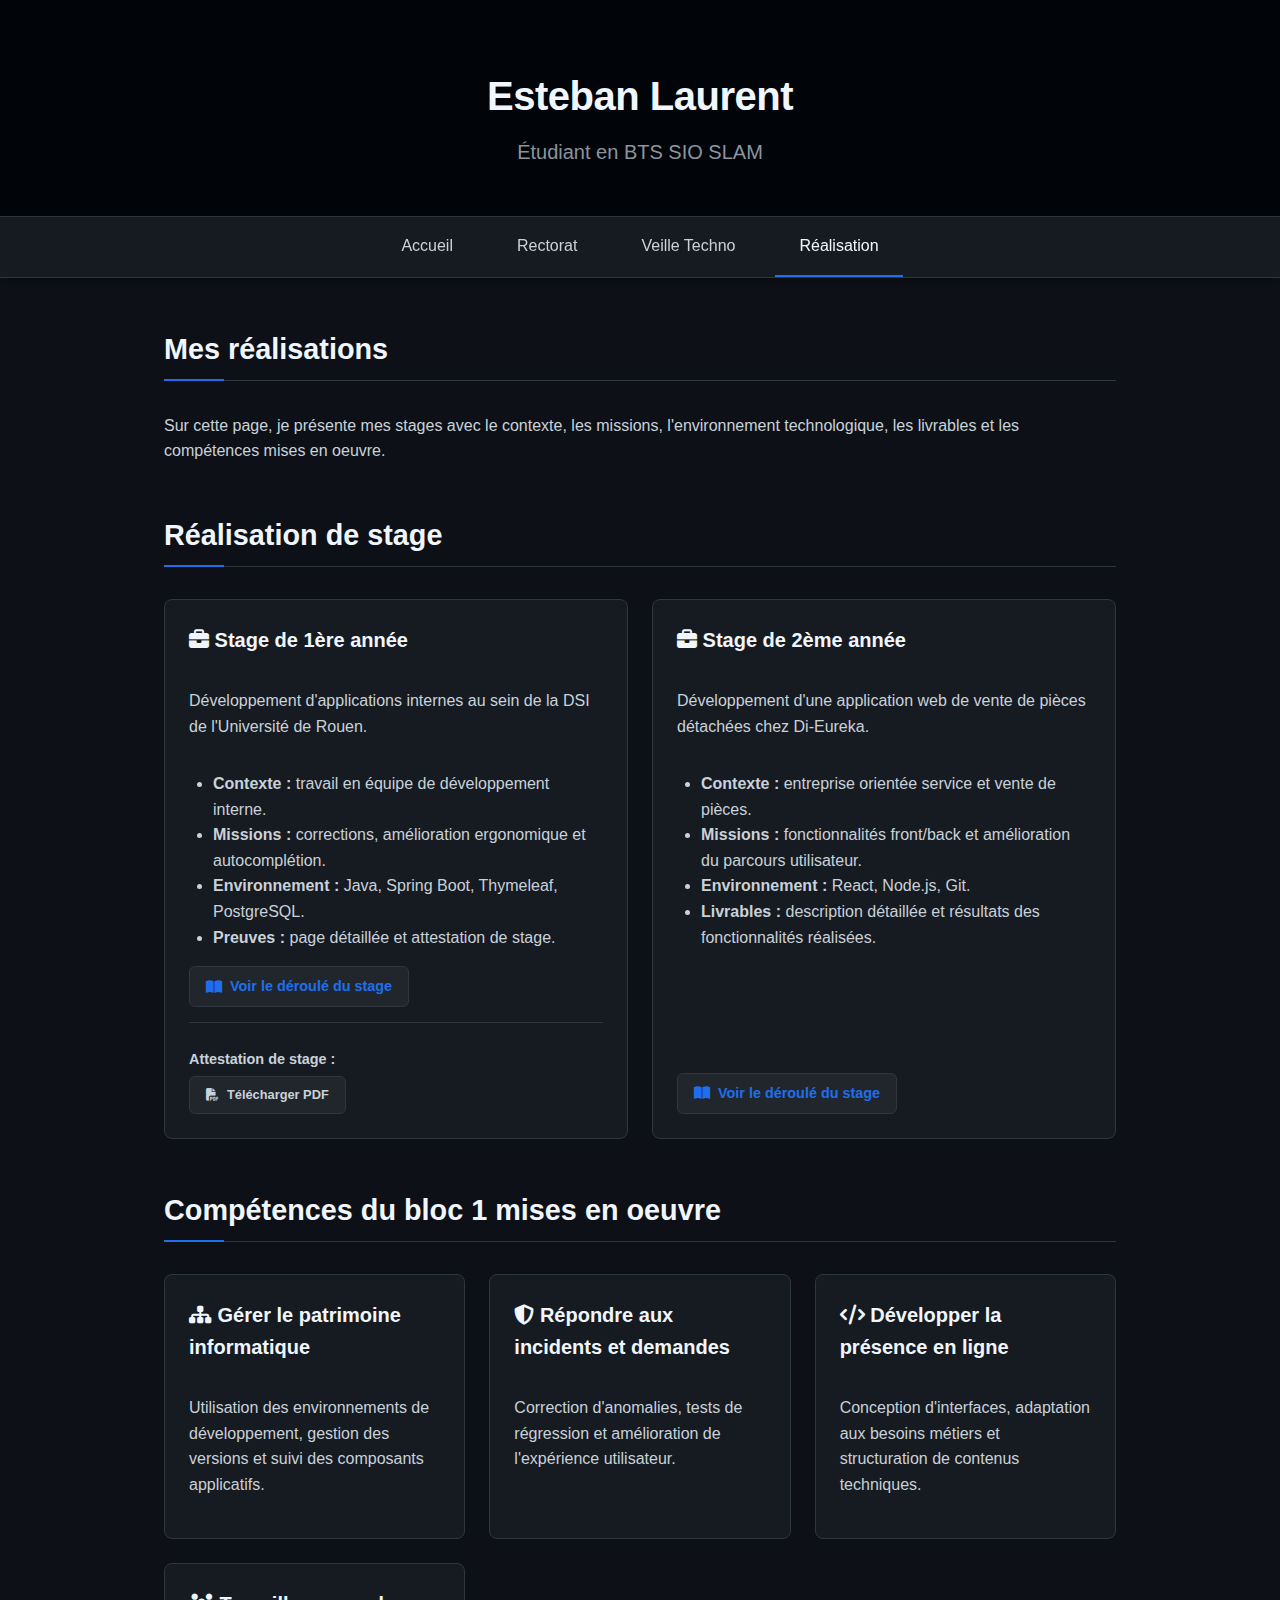
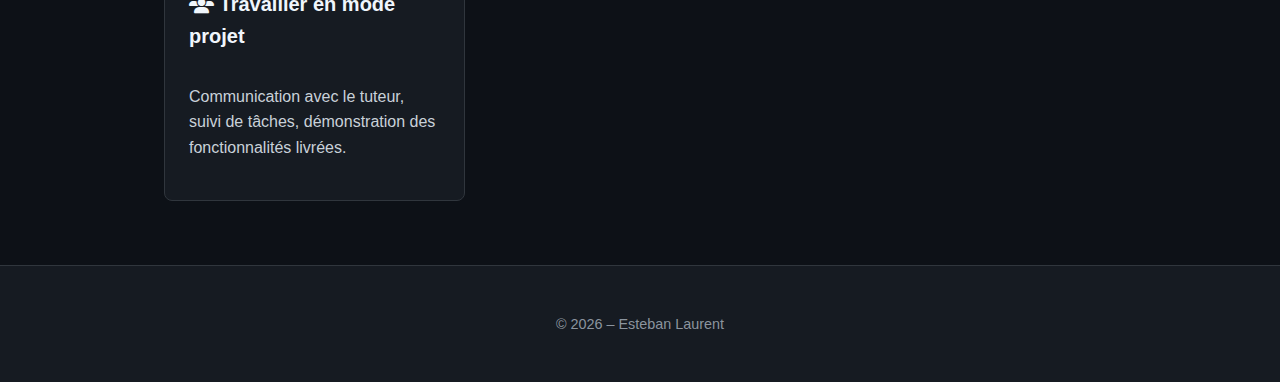
<file: realisations.html>
<!DOCTYPE html>
<html lang="fr">
<head>
  <meta charset="UTF-8" />
  <meta name="viewport" content="width=device-width, initial-scale=1" />
  <title>Réalisations – Esteban Laurent</title>
  <link href="Style.css" rel="stylesheet" />
  <link rel="stylesheet" href="https://cdnjs.cloudflare.com/ajax/libs/font-awesome/6.5.0/css/all.min.css">
  <script src="script.js" defer></script>
</head>
<body>

<header>
  <h1>Esteban Laurent</h1>
  <p>Étudiant en BTS SIO SLAM</p>
</header>

<nav class="navbar">
  <ul class="navbar-nav">
    <li class="nav-item"><a class="nav-link" href="index.html">Accueil</a></li>
    <li class="nav-item"><a class="nav-link" href="rectorats.html">Rectorat</a></li>
    <li class="nav-item"><a class="nav-link" href="veille.html">Veille Techno</a></li>
    <li class="nav-item"><a class="nav-link active" href="realisations.html">Réalisation</a></li>
  </ul>
</nav>

<section id="intro">
  <h2>Mes réalisations</h2>
  <p>Sur cette page, je présente mes stages avec le contexte, les missions, l'environnement technologique, les livrables et les compétences mises en oeuvre.</p>
</section>

<section id="stages">
  <h2>Réalisation de stage</h2>
  <div class="stages-container">

    <!-- Stage 1ère année -->
    <div class="card stage-card">
      <h3><i class="fas fa-briefcase"></i> Stage de 1ère année</h3>
      <p>Développement d'applications internes au sein de la DSI de l'Université de Rouen.</p>
      <ul class="rubric-list">
        <li><strong>Contexte :</strong> travail en équipe de développement interne.</li>
        <li><strong>Missions :</strong> corrections, amélioration ergonomique et autocomplétion.</li>
        <li><strong>Environnement :</strong> Java, Spring Boot, Thymeleaf, PostgreSQL.</li>
        <li><strong>Preuves :</strong> page détaillée et attestation de stage.</li>
      </ul>
      
      <div style="margin-top: auto;">
        <a href="stage1.html" class="btn-certif">
            <i class="fas fa-book-open"></i> Voir le déroulé du stage
        </a>
        
        <div class="attestation" style="margin-top: 15px; border-top: 1px solid var(--border-color); padding-top: 10px;">
            <p style="font-size: 0.9em; font-weight: bold; margin-bottom: 5px;">Attestation de stage :</p>
            <a href="docs/Stage/ELA_Attestation_De_Stage_signed.pdf" target="_blank" class="btn-certif" style="background-color: #21262d; color: var(--text-color) !important; font-size: 0.8em;">
            <i class="fas fa-file-pdf"></i> Télécharger PDF
            </a>
        </div>
      </div>
    </div>

    <!-- Stage 2ème année (Non renseigné, placeholder) -->
    <div class="card stage-card">
      <h3><i class="fas fa-briefcase"></i> Stage de 2ème année</h3>
      <p>Développement d'une application web de vente de pièces détachées chez Di-Eureka.</p>
      <ul class="rubric-list">
        <li><strong>Contexte :</strong> entreprise orientée service et vente de pièces.</li>
        <li><strong>Missions :</strong> fonctionnalités front/back et amélioration du parcours utilisateur.</li>
        <li><strong>Environnement :</strong> React, Node.js, Git.</li>
        <li><strong>Livrables :</strong> description détaillée et résultats des fonctionnalités réalisées.</li>
      </ul>
      
      <div style="margin-top: auto;">
        <a href="stage2.html" class="btn-certif">
            <i class="fas fa-book-open"></i> Voir le déroulé du stage
        </a>
      </div>
    </div>

  </div>
</section>

<section id="competences-b1">
  <h2>Compétences du bloc 1 mises en oeuvre</h2>
  <div class="card-container">
    <div class="card">
      <h3><i class="fas fa-sitemap"></i> Gérer le patrimoine informatique</h3>
      <p>Utilisation des environnements de développement, gestion des versions et suivi des composants applicatifs.</p>
    </div>
    <div class="card">
      <h3><i class="fas fa-shield-alt"></i> Répondre aux incidents et demandes</h3>
      <p>Correction d'anomalies, tests de régression et amélioration de l'expérience utilisateur.</p>
    </div>
    <div class="card">
      <h3><i class="fas fa-code"></i> Développer la présence en ligne</h3>
      <p>Conception d'interfaces, adaptation aux besoins métiers et structuration de contenus techniques.</p>
    </div>
    <div class="card">
      <h3><i class="fas fa-users"></i> Travailler en mode projet</h3>
      <p>Communication avec le tuteur, suivi de tâches, démonstration des fonctionnalités livrées.</p>
    </div>
  </div>
</section>

<footer>
  <p>&copy; 2026 – Esteban Laurent</p>
</footer>

</body>
</html>
</file>
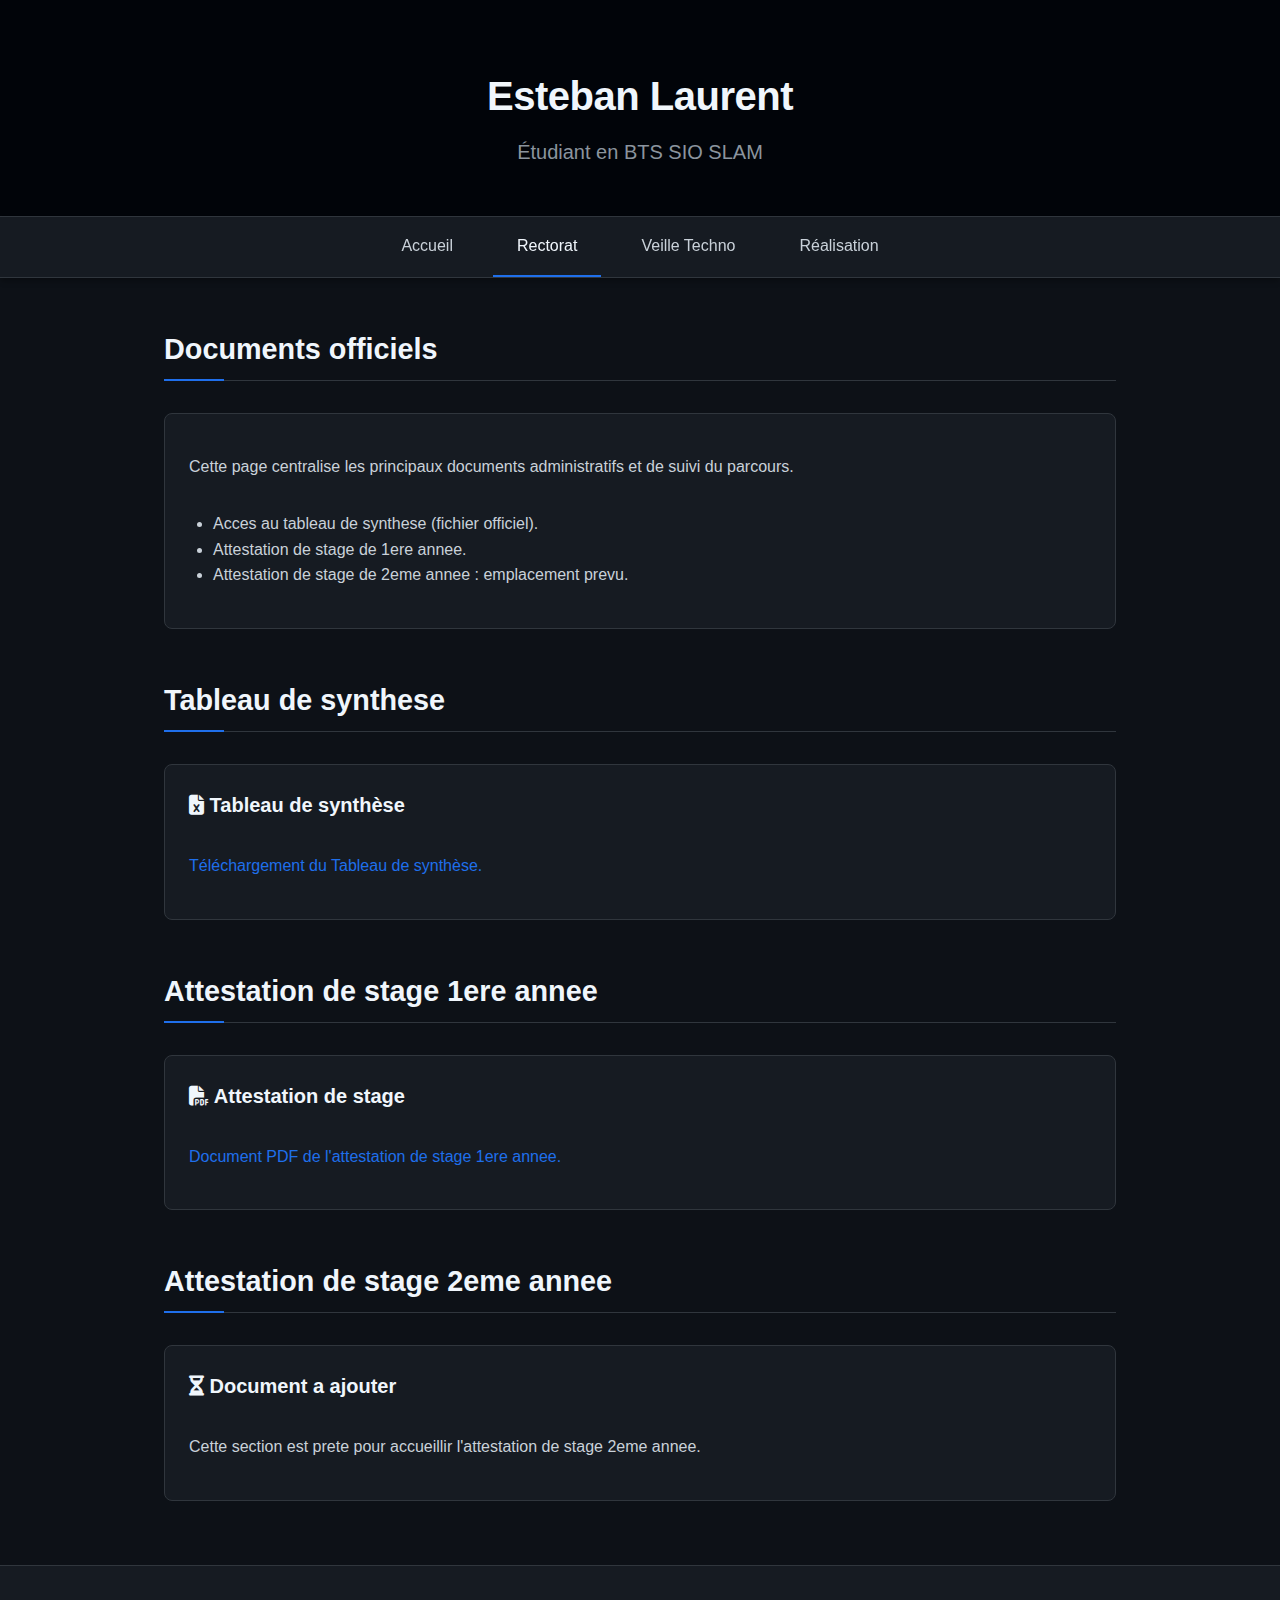
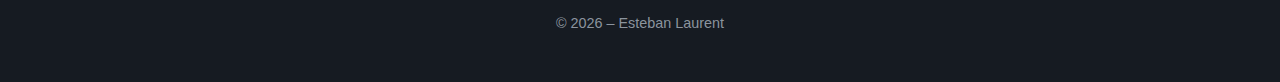
<file: rectorats.html>
<!DOCTYPE html>
<html lang="fr">
<head>
  <meta charset="UTF-8" />
  <meta name="viewport" content="width=device-width, initial-scale=1" />
  <title>Rectorat – Esteban Laurent</title>
  <link href="Style.css" rel="stylesheet" />
  <link rel="stylesheet" href="https://cdnjs.cloudflare.com/ajax/libs/font-awesome/6.5.0/css/all.min.css">
  <script src="script.js" defer></script>
</head>
<body>

<header>
  <h1>Esteban Laurent</h1>
  <p>Étudiant en BTS SIO SLAM</p>
</header>

<nav class="navbar">
  <ul class="navbar-nav">
    <li class="nav-item"><a class="nav-link" href="index.html">Accueil</a></li>
    <li class="nav-item"><a class="nav-link active" href="rectorats.html">Rectorat</a></li>
    <li class="nav-item"><a class="nav-link" href="veille.html">Veille Techno</a></li>
    <li class="nav-item"><a class="nav-link" href="realisations.html">Réalisation</a></li>
  </ul>
</nav>

<section id="controle-portfolio">
  <h2>Documents officiels</h2>
  <div class="card" style="margin-bottom: 1.5rem;">
    <p>Cette page centralise les principaux documents administratifs et de suivi du parcours.</p>
    <ul>
      <li>Acces au tableau de synthese (fichier officiel).</li>
      <li>Attestation de stage de 1ere annee.</li>
      <li>Attestation de stage de 2eme annee : emplacement prevu.</li>
    </ul>
  </div>
</section>

<section id="synthese">
  <h2>Tableau de synthese</h2>
  <div class="card-container">
    <a href="docs/ELA_TableauDeSyntheses.xlsx" target="_blank" class="card">
      <h3><i class="fas fa-file-excel"></i> Tableau de synthèse</h3>
      <p>Téléchargement du Tableau de synthèse.</p>
    </a>
  </div>
</section>

<section id="attestation-1a">
  <h2>Attestation de stage 1ere annee</h2>
  <div class="card-container">
    <a href="docs/Stage/ELA_Attestation_De_Stage_signed.pdf" target="_blank" class="card">
      <h3><i class="fas fa-file-pdf"></i> Attestation de stage</h3>
      <p>Document PDF de l'attestation de stage 1ere annee.</p>
    </a>
  </div>
</section>

<section id="attestation-2a">
  <h2>Attestation de stage 2eme annee</h2>
  <div class="card-container">
    <div class="card card-muted">
      <h3><i class="fas fa-hourglass-half"></i> Document a ajouter</h3>
      <p>Cette section est prete pour accueillir l'attestation de stage 2eme annee.</p>
    </div>
  </div>
</section>



<footer>
  <p>&copy; 2026 – Esteban Laurent</p>
</footer>

</body>
</html>
</file>
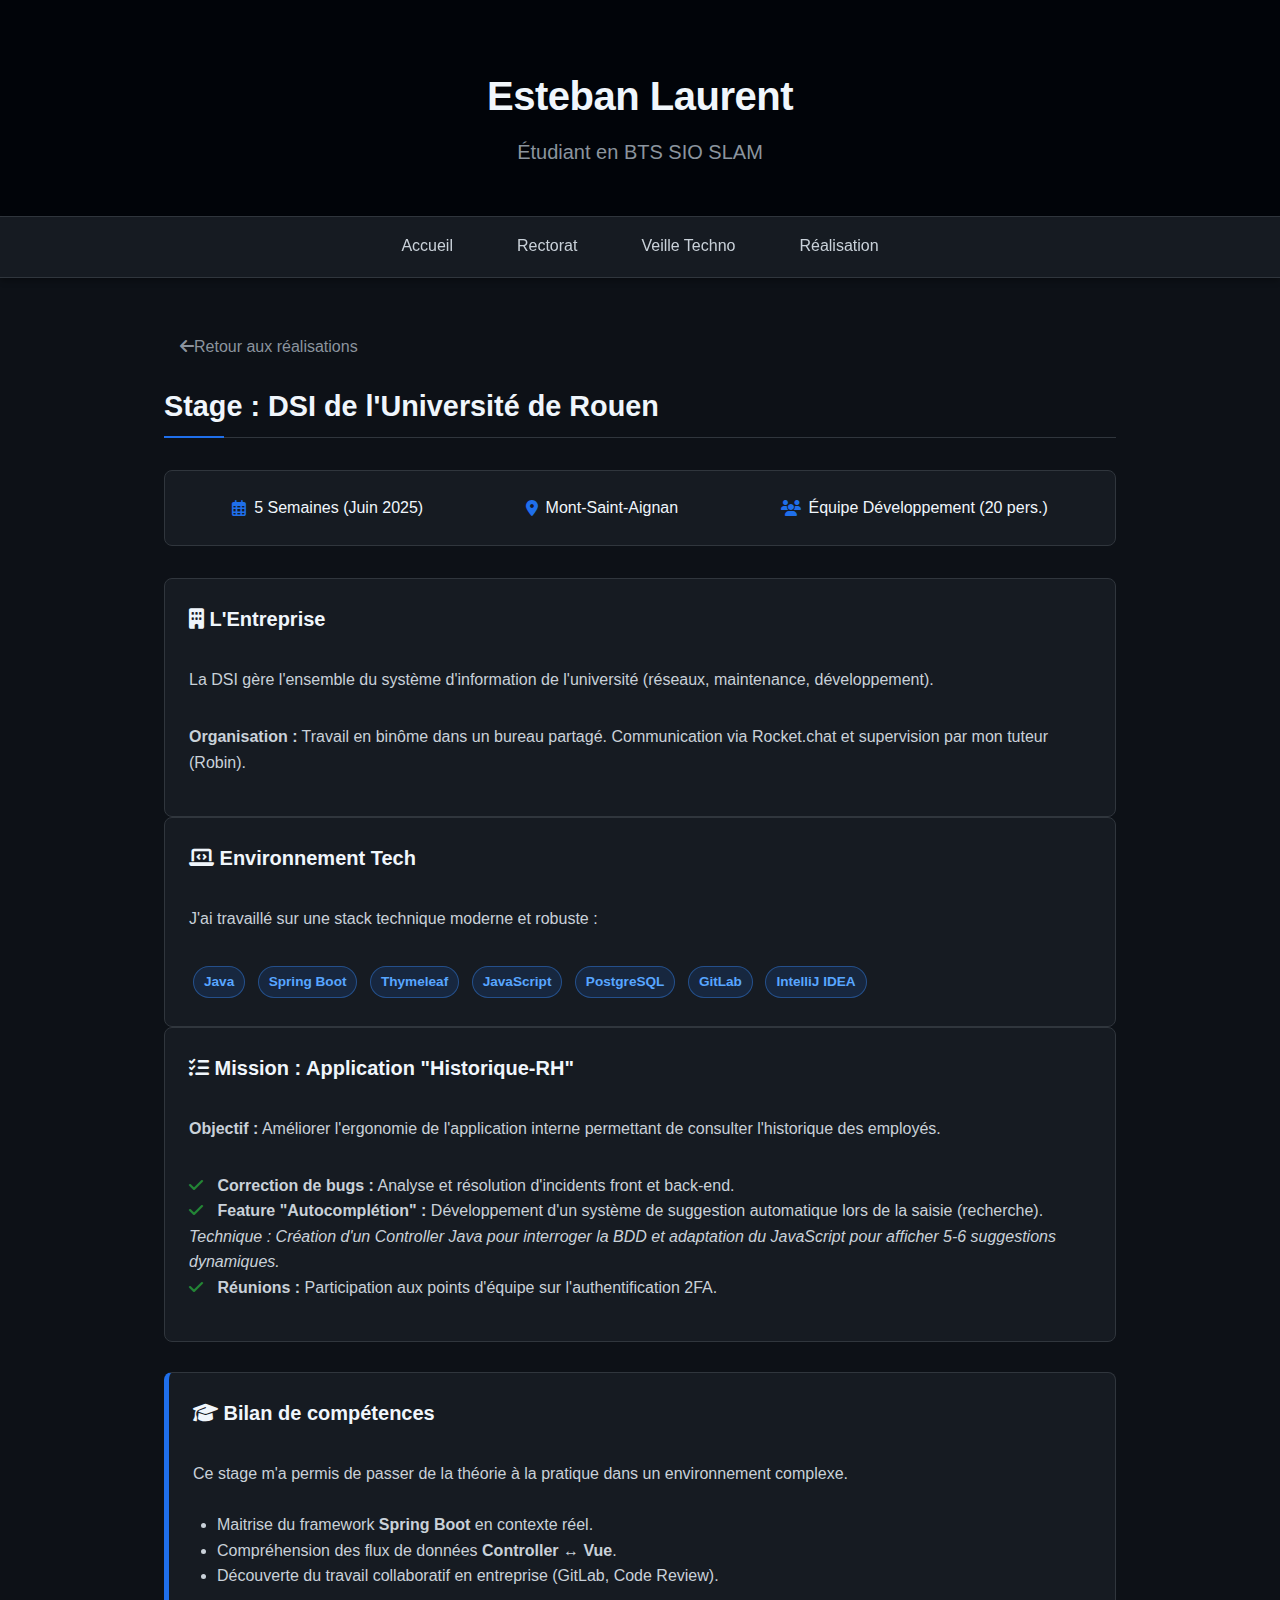
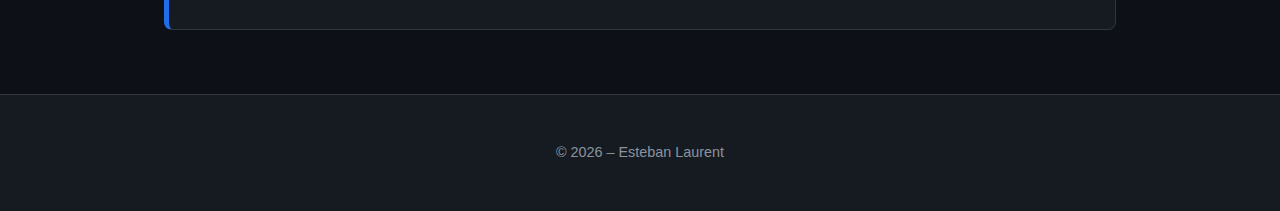
<file: stage1.html>
<!DOCTYPE html>
<html lang="fr">
<head>
  <meta charset="UTF-8" />
  <meta name="viewport" content="width=device-width, initial-scale=1" />
  <title>Stage DSI – Esteban Laurent</title>
  <link href="Style.css" rel="stylesheet" />
  <link rel="stylesheet" href="https://cdnjs.cloudflare.com/ajax/libs/font-awesome/6.5.0/css/all.min.css">
  <script src="script.js" defer></script>
</head>
<body>

<header>
  <h1>Esteban Laurent</h1>
  <p>Étudiant en BTS SIO SLAM</p>
</header>

<nav class="navbar">
  <ul class="navbar-nav">
    <li class="nav-item"><a class="nav-link" href="index.html">Accueil</a></li>
    <li class="nav-item"><a class="nav-link" href="rectorats.html">Rectorat</a></li>
    <li class="nav-item"><a class="nav-link" href="veille.html">Veille Techno</a></li>
    <li class="nav-item"><a class="nav-link" href="realisations.html">Réalisation</a></li>
  </ul>
</nav>

<section id="stage">
  
  <a href="realisations.html" class="btn-retour">
    <i class="fas fa-arrow-left"></i> Retour aux réalisations
  </a>

  <h2>Stage : DSI de l'Université de Rouen</h2>

  <div class="stage-header-info">
    <div class="info-pill"><i class="far fa-calendar-alt"></i> 5 Semaines (Juin 2025)</div>
    <div class="info-pill"><i class="fas fa-map-marker-alt"></i> Mont-Saint-Aignan</div>
    <div class="info-pill"><i class="fas fa-users"></i> Équipe Développement (20 pers.)</div>
  </div>

  <div class="stage-grid">
    
    <div class="stage-card">
        <h3><i class="fas fa-building"></i> L'Entreprise</h3>
        <p>La DSI gère l'ensemble du système d'information de l'université (réseaux, maintenance, développement).</p>
        <p><strong>Organisation :</strong> Travail en binôme dans un bureau partagé. Communication via Rocket.chat et supervision par mon tuteur (Robin).</p>
    </div>

    <div class="stage-card">
        <h3><i class="fas fa-laptop-code"></i> Environnement Tech</h3>
        <p>J'ai travaillé sur une stack technique moderne et robuste :</p>
        <div style="margin-top: 15px;">
            <span class="tech-badge">Java</span>
            <span class="tech-badge">Spring Boot</span>
            <span class="tech-badge">Thymeleaf</span>
            <span class="tech-badge">JavaScript</span>
            <span class="tech-badge">PostgreSQL</span>
            <span class="tech-badge">GitLab</span>
            <span class="tech-badge">IntelliJ IDEA</span>
        </div>
    </div>
  </div>

  <div class="stage-card" style="margin-bottom: 30px;">
      <h3><i class="fas fa-tasks"></i> Mission : Application "Historique-RH"</h3>
      
      <p><strong>Objectif :</strong> Améliorer l'ergonomie de l'application interne permettant de consulter l'historique des employés.</p>

      <ul class="no-bullets" style="margin-top: 15px; line-height: 1.6;">
          <li><i class="fas fa-check" style="color: var(--success-color); margin-right:10px;"></i> <strong>Correction de bugs :</strong> Analyse et résolution d'incidents front et back-end.</li>
          <li><i class="fas fa-check" style="color: var(--success-color); margin-right:10px;"></i> <strong>Feature "Autocomplétion" :</strong> 
              Développement d'un système de suggestion automatique lors de la saisie (recherche). 
              <br><em>Technique : Création d'un Controller Java pour interroger la BDD et adaptation du JavaScript pour afficher 5-6 suggestions dynamiques.</em>
          </li>
          <li><i class="fas fa-check" style="color: var(--success-color); margin-right:10px;"></i> <strong>Réunions :</strong> Participation aux points d'équipe sur l'authentification 2FA.</li>
      </ul>
  </div>

  <div class="stage-card" style="border-left: 5px solid var(--accent-color);">
      <h3><i class="fas fa-graduation-cap"></i> Bilan de compétences</h3>
      <p>Ce stage m'a permis de passer de la théorie à la pratique dans un environnement complexe.</p>
      <ul style="margin-top: 10px;">
          <li>Maitrise du framework <strong>Spring Boot</strong> en contexte réel.</li>
          <li>Compréhension des flux de données <strong>Controller ↔ Vue</strong>.</li>
          <li>Découverte du travail collaboratif en entreprise (GitLab, Code Review).</li>
      </ul>
  </div>

</section>

<footer>
  <p>&copy; 2026 – Esteban Laurent</p>
</footer>

</body>
</html>
</file>
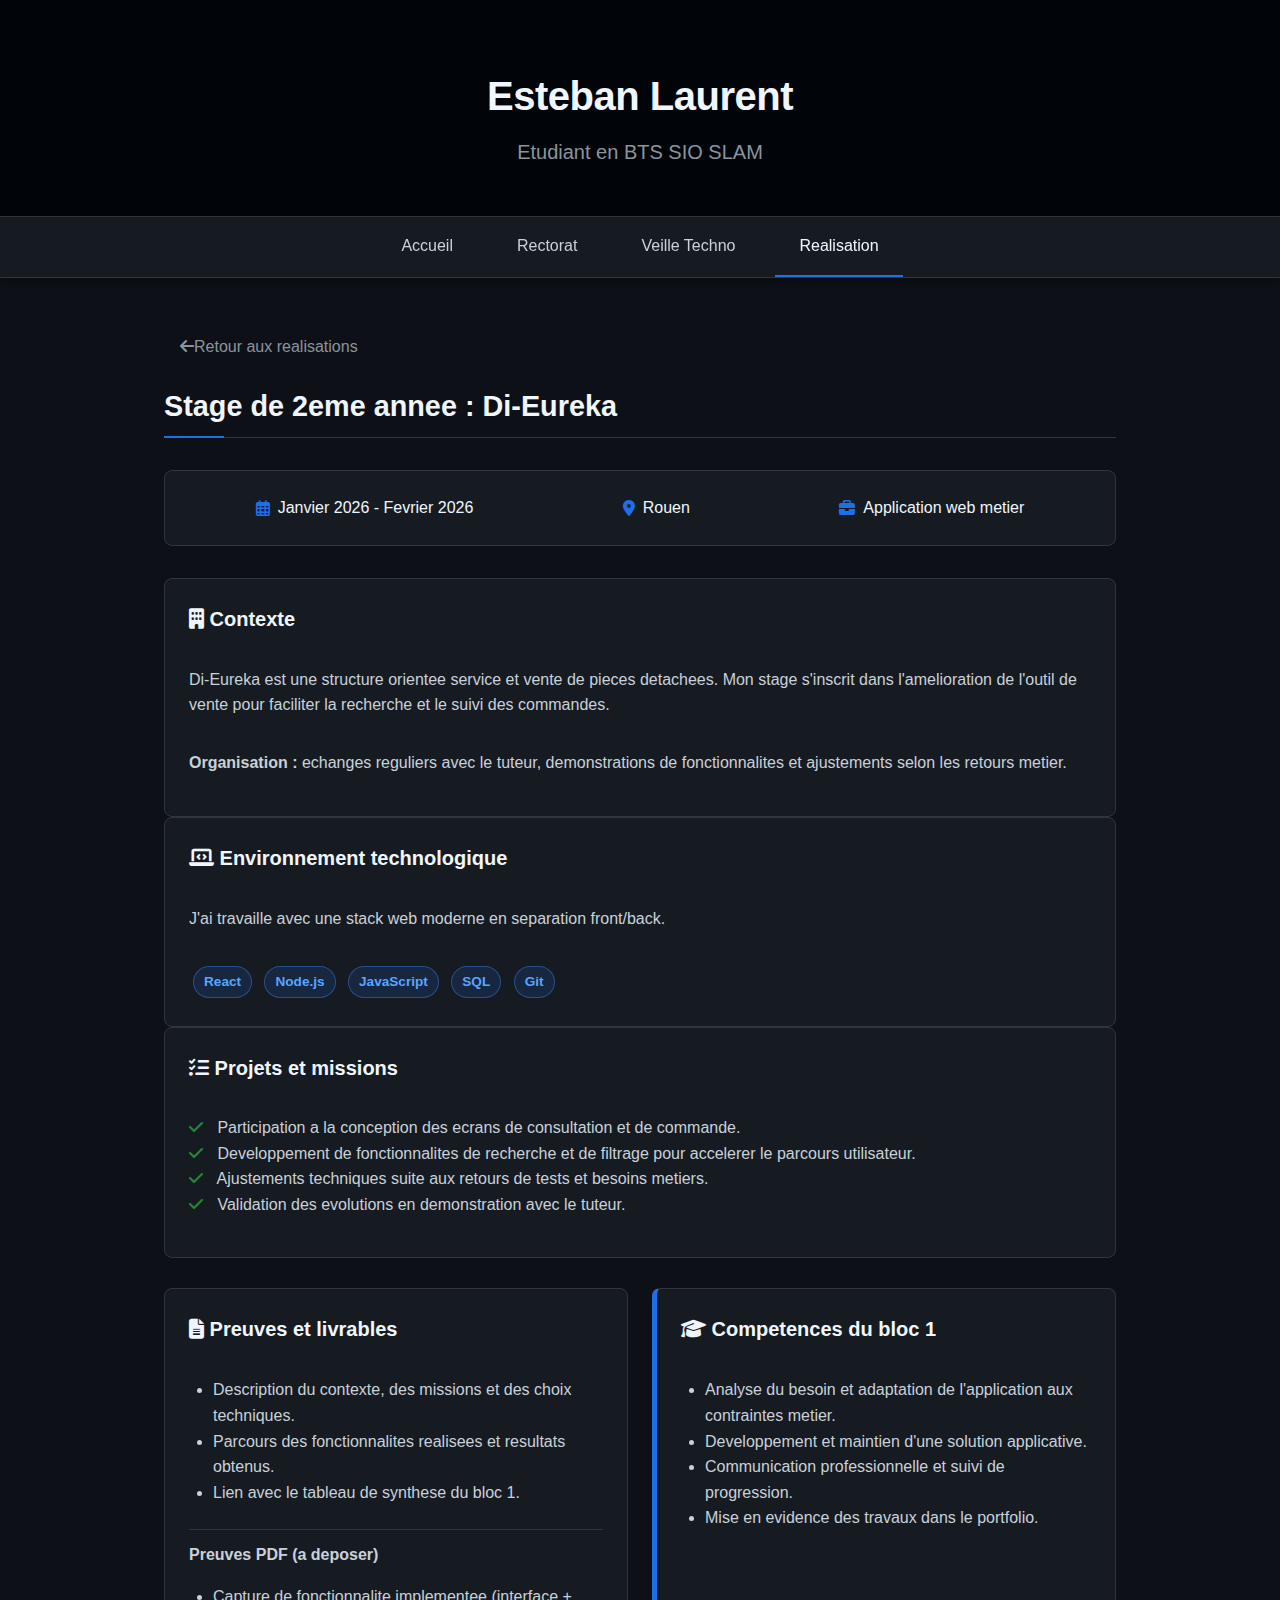
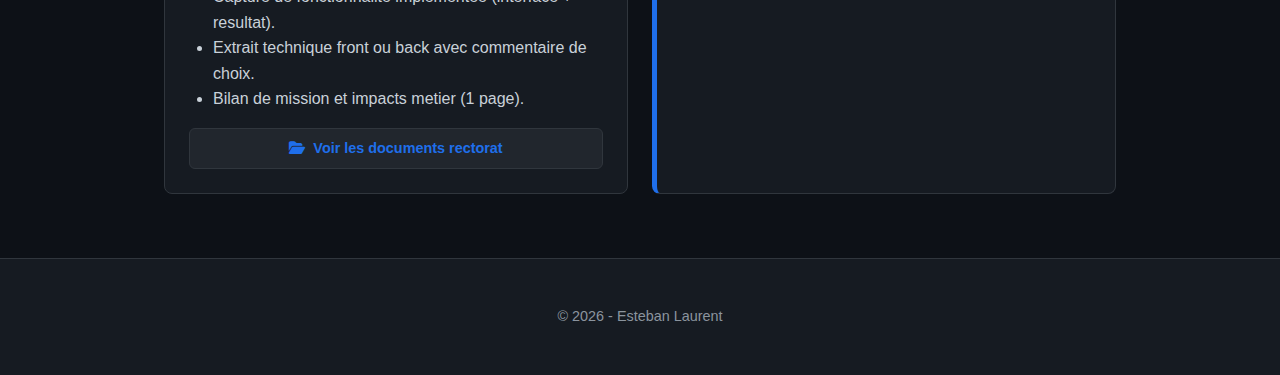
<file: stage2.html>
<!DOCTYPE html>
<html lang="fr">
<head>
  <meta charset="UTF-8" />
  <meta name="viewport" content="width=device-width, initial-scale=1" />
  <title>Stage Di-Eureka - Esteban Laurent</title>
  <link href="Style.css" rel="stylesheet" />
  <link rel="stylesheet" href="https://cdnjs.cloudflare.com/ajax/libs/font-awesome/6.5.0/css/all.min.css">
  <script src="script.js" defer></script>
</head>
<body>

<header>
  <h1>Esteban Laurent</h1>
  <p>Etudiant en BTS SIO SLAM</p>
</header>

<nav class="navbar">
  <ul class="navbar-nav">
    <li class="nav-item"><a class="nav-link" href="index.html">Accueil</a></li>
    <li class="nav-item"><a class="nav-link" href="rectorats.html">Rectorat</a></li>
    <li class="nav-item"><a class="nav-link" href="veille.html">Veille Techno</a></li>
    <li class="nav-item"><a class="nav-link active" href="realisations.html">Realisation</a></li>
  </ul>
</nav>

<section id="stage2">
  <a href="realisations.html" class="btn-retour">
    <i class="fas fa-arrow-left"></i> Retour aux realisations
  </a>

  <h2>Stage de 2eme annee : Di-Eureka</h2>

  <div class="stage-header-info">
    <div class="info-pill"><i class="far fa-calendar-alt"></i> Janvier 2026 - Fevrier 2026</div>
    <div class="info-pill"><i class="fas fa-map-marker-alt"></i> Rouen</div>
    <div class="info-pill"><i class="fas fa-briefcase"></i> Application web metier</div>
  </div>

  <div class="stage-grid">
    <div class="stage-card">
      <h3><i class="fas fa-building"></i> Contexte</h3>
      <p>Di-Eureka est une structure orientee service et vente de pieces detachees. Mon stage s'inscrit dans l'amelioration de l'outil de vente pour faciliter la recherche et le suivi des commandes.</p>
      <p><strong>Organisation :</strong> echanges reguliers avec le tuteur, demonstrations de fonctionnalites et ajustements selon les retours metier.</p>
    </div>

    <div class="stage-card">
      <h3><i class="fas fa-laptop-code"></i> Environnement technologique</h3>
      <p>J'ai travaille avec une stack web moderne en separation front/back.</p>
      <div style="margin-top: 15px;">
        <span class="tech-badge">React</span>
        <span class="tech-badge">Node.js</span>
        <span class="tech-badge">JavaScript</span>
        <span class="tech-badge">SQL</span>
        <span class="tech-badge">Git</span>
      </div>
    </div>
  </div>

  <div class="stage-card" style="margin-bottom: 30px;">
    <h3><i class="fas fa-tasks"></i> Projets et missions</h3>
    <ul class="no-bullets" style="margin-top: 15px; line-height: 1.6;">
      <li><i class="fas fa-check" style="color: var(--success-color); margin-right:10px;"></i> Participation a la conception des ecrans de consultation et de commande.</li>
      <li><i class="fas fa-check" style="color: var(--success-color); margin-right:10px;"></i> Developpement de fonctionnalites de recherche et de filtrage pour accelerer le parcours utilisateur.</li>
      <li><i class="fas fa-check" style="color: var(--success-color); margin-right:10px;"></i> Ajustements techniques suite aux retours de tests et besoins metiers.</li>
      <li><i class="fas fa-check" style="color: var(--success-color); margin-right:10px;"></i> Validation des evolutions en demonstration avec le tuteur.</li>
    </ul>
  </div>

  <div class="card-container">
    <div class="stage-card">
      <h3><i class="fas fa-file-alt"></i> Preuves et livrables</h3>
      <ul>
        <li>Description du contexte, des missions et des choix techniques.</li>
        <li>Parcours des fonctionnalites realisees et resultats obtenus.</li>
        <li>Lien avec le tableau de synthese du bloc 1.</li>
      </ul>
      <div style="margin-top: 0.5rem; border-top: 1px solid var(--border-color); padding-top: 0.75rem;">
        <p style="margin: 0 0 0.6rem 0; font-weight: 600;">Preuves PDF (a deposer)</p>
        <ul>
          <li>Capture de fonctionnalite implementee (interface + resultat).</li>
          <li>Extrait technique front ou back avec commentaire de choix.</li>
          <li>Bilan de mission et impacts metier (1 page).</li>
        </ul>
      </div>
      <a href="rectorats.html" class="btn-certif"><i class="fas fa-folder-open"></i> Voir les documents rectorat</a>
    </div>

    <div class="stage-card" style="border-left: 5px solid var(--accent-color);">
      <h3><i class="fas fa-graduation-cap"></i> Competences du bloc 1</h3>
      <ul>
        <li>Analyse du besoin et adaptation de l'application aux contraintes metier.</li>
        <li>Developpement et maintien d'une solution applicative.</li>
        <li>Communication professionnelle et suivi de progression.</li>
        <li>Mise en evidence des travaux dans le portfolio.</li>
      </ul>
    </div>
  </div>
</section>

<footer>
  <p>&copy; 2026 - Esteban Laurent</p>
</footer>

</body>
</html>
</file>
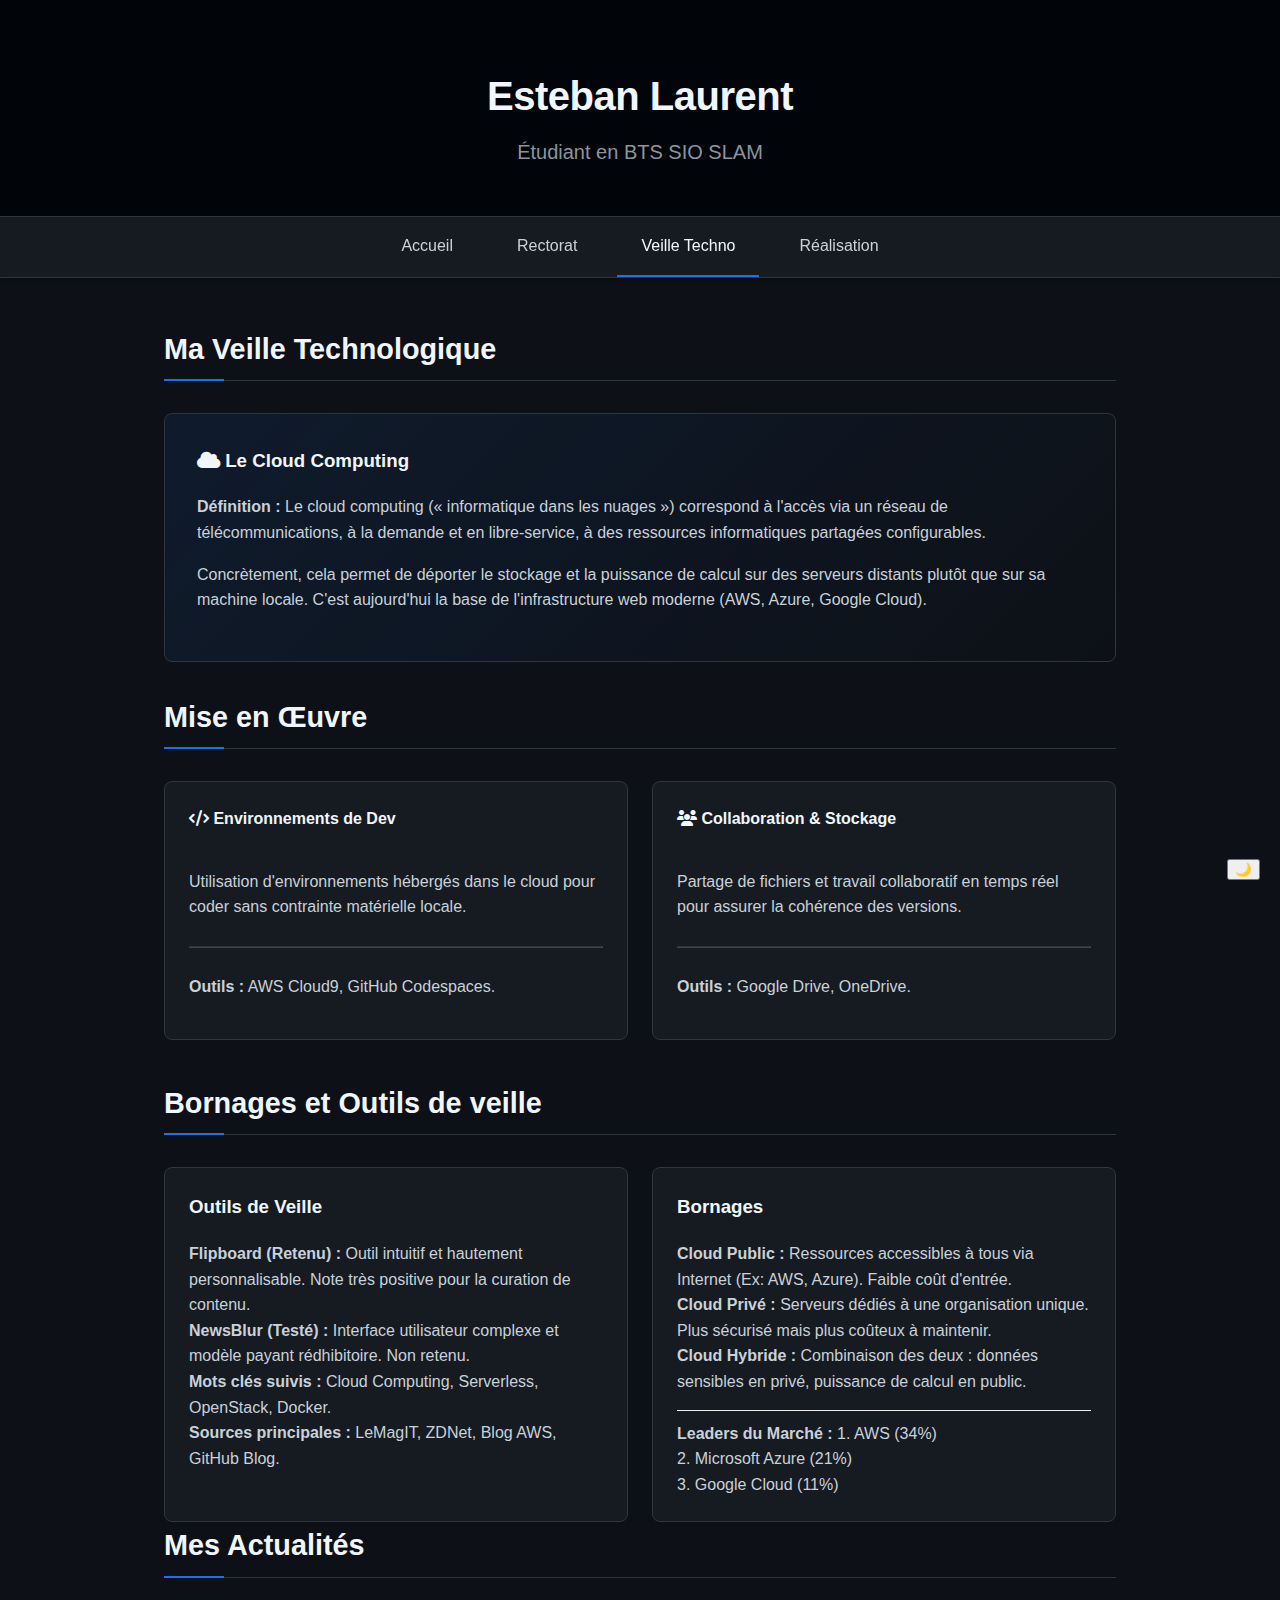
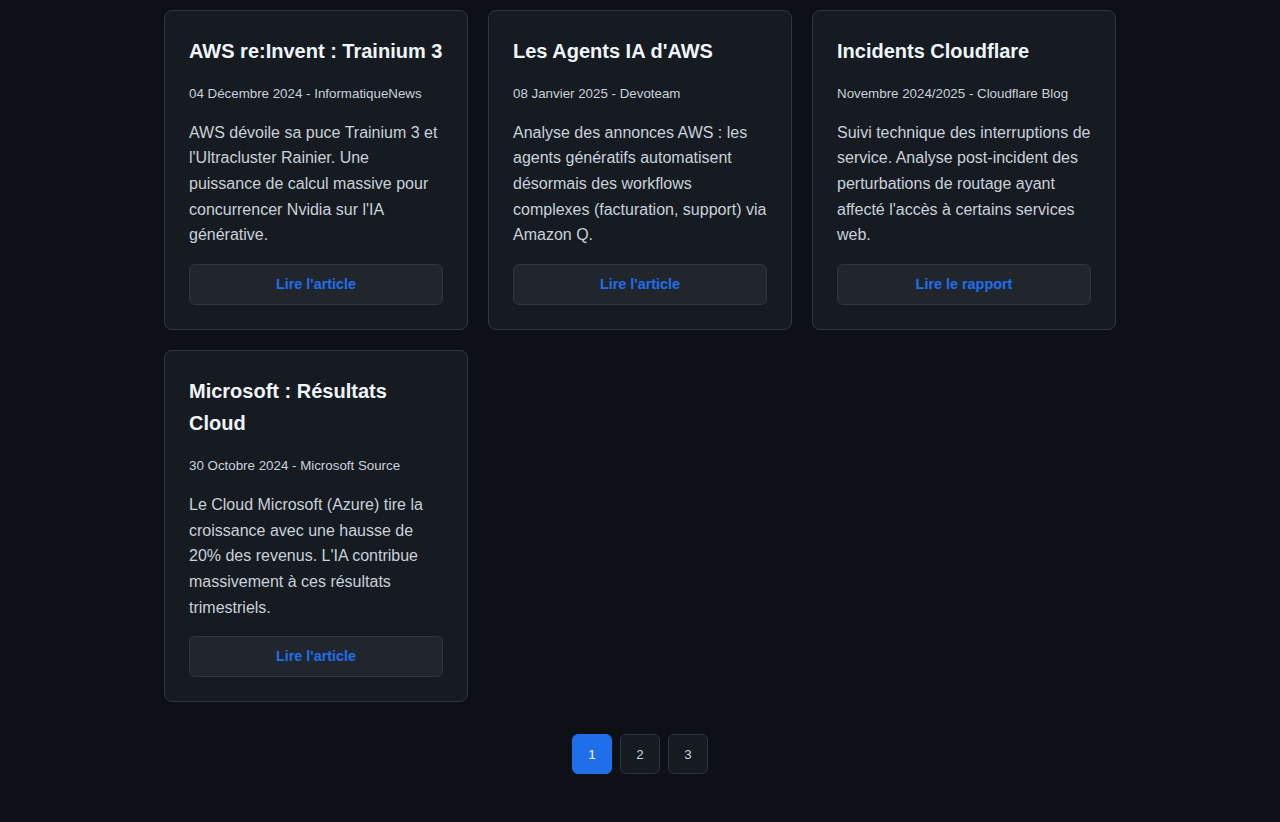
<file: veille.html>
<!DOCTYPE html>
<html lang="fr">
<head>
  <meta charset="UTF-8" />
  <meta name="viewport" content="width=device-width, initial-scale=1" />
  <title>Veille Technologique – Esteban Laurent</title>
  <link href="Style.css" rel="stylesheet" />
  <link rel="stylesheet" href="https://cdnjs.cloudflare.com/ajax/libs/font-awesome/6.5.0/css/all.min.css">

</head>
<body>

<header>
  <h1>Esteban Laurent</h1>
  <p>Étudiant en BTS SIO SLAM</p>
</header>

<nav class="navbar">
  <ul class="navbar-nav">
    <li class="nav-item"><a class="nav-link" href="index.html">Accueil</a></li>
    <li class="nav-item"><a class="nav-link" href="rectorats.html">Rectorat</a></li>
    <li class="nav-item"><a class="nav-link active" href="veille.html">Veille Techno</a></li>
    <li class="nav-item"><a class="nav-link" href="realisations.html">Réalisation</a></li>

  </ul>
</nav>

<section id="sujet-veille">
  <h2>Ma Veille Technologique</h2>

  <div class="resume-bloc">
    <h3><i class="fas fa-cloud"></i> Le Cloud Computing</h3>
    <p><strong>Définition :</strong> Le cloud computing (« informatique dans les nuages ») correspond à l'accès via un réseau de télécommunications, à la demande et en libre-service, à des ressources informatiques partagées configurables.</p>
    <p style="margin-top: 10px;">
        Concrètement, cela permet de déporter le stockage et la puissance de calcul sur des serveurs distants plutôt que sur sa machine locale. C'est aujourd'hui la base de l'infrastructure web moderne (AWS, Azure, Google Cloud).
    </p>
  </div>

  <h2>Mise en Œuvre</h2>
  <div class="mise-en-oeuvre-grid">
    <div class="mise-en-oeuvre-card">
        <h4><i class="fas fa-code"></i> Environnements de Dev</h4>
        <p>Utilisation d'environnements hébergés dans le cloud pour coder sans contrainte matérielle locale.</p>
        <hr style="opacity: 0.2; margin: 10px 0;">
        <p><strong>Outils :</strong> AWS Cloud9, GitHub Codespaces.</p>
    </div>
    <div class="mise-en-oeuvre-card">
        <h4><i class="fas fa-users"></i> Collaboration & Stockage</h4>
        <p>Partage de fichiers et travail collaboratif en temps réel pour assurer la cohérence des versions.</p>
        <hr style="opacity: 0.2; margin: 10px 0;">
        <p><strong>Outils :</strong> Google Drive, OneDrive.</p>
    </div>
  </div>

<h2 style="margin-top: 40px;">Bornages et Outils de veille</h2>

<div class="bornage-grid">
    
    <div class="bornage-card">
        <h3>Outils de Veille</h3>
        
        <div class="bornage-item">
            <strong>Flipboard (Retenu) :</strong>
            Outil intuitif et hautement personnalisable. Note très positive pour la curation de contenu.
        </div>

        <div class="bornage-item">
            <strong>NewsBlur (Testé) :</strong>
            Interface utilisateur complexe et modèle payant rédhibitoire. Non retenu.
        </div>
        
        <div class="bornage-item">
            <strong>Mots clés suivis :</strong>
            Cloud Computing, Serverless, OpenStack, Docker.
        </div>
        
        <div class="bornage-item">
            <strong>Sources principales :</strong>
            LeMagIT, ZDNet, Blog AWS, GitHub Blog.
        </div>
    </div>

    <div class="bornage-card">
        <h3>Bornages</h3>
        
        <div class="bornage-item">
            <strong>Cloud Public :</strong>
            Ressources accessibles à tous via Internet (Ex: AWS, Azure). Faible coût d'entrée.
        </div>

        <div class="bornage-item">
            <strong>Cloud Privé :</strong>
            Serveurs dédiés à une organisation unique. Plus sécurisé mais plus coûteux à maintenir.
        </div>

        <div class="bornage-item">
            <strong>Cloud Hybride :</strong>
            Combinaison des deux : données sensibles en privé, puissance de calcul en public.
        </div>

        <div class="bornage-item" style="border-top: 1px solid #eee; padding-top: 10px; margin-top: 15px;">
            <strong>Leaders du Marché :</strong>
            1. AWS (34%)<br>
            2. Microsoft Azure (21%)<br>
            3. Google Cloud (11%)
        </div>
    </div>

</div>

  <h2>Mes Actualités</h2>
  <div id="news-container" class="news-grid">
    
    <div class="card news-item" data-page="1">
        <h4>AWS re:Invent : Trainium 3</h4>
        <small>04 Décembre 2024 - InformatiqueNews</small>
        <p>AWS dévoile sa puce Trainium 3 et l'Ultracluster Rainier. Une puissance de calcul massive pour concurrencer Nvidia sur l'IA générative.</p>
        <a href="https://www.informatiquenews.fr/reinvent-2024-amazon-aws-annonce-trainium3-et-lultracluster-rainier-pour-l-ia-102054" target="_blank" class="btn-certif">Lire l'article</a>
    </div>

    <div class="card news-item" data-page="1">
        <h4>Les Agents IA d'AWS</h4>
        <small>08 Janvier 2025 - Devoteam</small>
        <p>Analyse des annonces AWS : les agents génératifs automatisent désormais des workflows complexes (facturation, support) via Amazon Q.</p>
        <a href="https://www.devoteam.com/expert-view/aws-ai-reinvent-2024/" target="_blank" class="btn-certif">Lire l'article</a>
    </div>

    <div class="card news-item" data-page="1">
        <h4>Incidents Cloudflare</h4>
        <small>Novembre 2024/2025 - Cloudflare Blog</small>
        <p>Suivi technique des interruptions de service. Analyse post-incident des perturbations de routage ayant affecté l'accès à certains services web.</p>
        <a href="https://blog.cloudflare.com/tag/outage/" target="_blank" class="btn-certif">Lire le rapport</a>
    </div>

    <div class="card news-item" data-page="1">
        <h4>Microsoft : Résultats Cloud</h4>
        <small>30 Octobre 2024 - Microsoft Source</small>
        <p>Le Cloud Microsoft (Azure) tire la croissance avec une hausse de 20% des revenus. L'IA contribue massivement à ces résultats trimestriels.</p>
        <a href="https://news.microsoft.com/source/2024/10/30/microsoft-cloud-strength-drives-first-quarter-results-7/" target="_blank" class="btn-certif">Lire l'article</a>
    </div>

    <div class="card news-item" data-page="2" style="display:none;">
        <h4>Claude 3.5 & Computer Use</h4>
        <small>22 Octobre 2024 - Anthropic</small>
        <p>Lancement de la fonctionnalité "Computer Use" qui permet à l'IA Claude 3.5 de contrôler un ordinateur (souris, clavier) comme un humain.</p>
        <a href="https://www.anthropic.com/news/3-5-models-and-computer-use" target="_blank" class="btn-certif">Lire l'article</a>
    </div>

    <div class="card news-item" data-page="2" style="display:none;">
        <h4>OpenAI lance le modèle o1</h4>
        <small>Décembre 2024 - Wikipédia/OpenAI</small>
        <p>Sortie finale du modèle o1 (Strawberry), capable de raisonner sur des problèmes complexes de mathématiques et de code avant de répondre.</p>
        <a href="https://openai.com/index/learning-to-reason-with-llms/" target="_blank" class="btn-certif">Lire l'article</a>
    </div>

    <div class="card news-item" data-page="2" style="display:none;">
        <h4>OVHcloud & Quantique</h4>
        <small>Mars 2024 - Maddyness</small>
        <p>OVHcloud inaugure son premier ordinateur quantique avec la startup Quandela, marquant une étape clé pour la souveraineté technologique.</p>
        <a href="https://www.maddyness.com/2024/03/18/ovhcloud-inaugure-son-tout-premier-ordinateur-quantique-avec-la-startup-quandela/" target="_blank" class="btn-certif">Lire l'article</a>
    </div>

    <div class="card news-item" data-page="2" style="display:none;">
        <h4>Régulation Cloud Arcep</h4>
        <small>Juin 2025 - Arcep</small>
        <p>L'Arcep et les régulateurs européens publient leurs avis sur les défis du Cloud : interopérabilité, DMA et équité concurrentielle.</p>
        <a href="https://www.arcep.fr/actualites/les-prises-de-parole/detail/n/tribune-adlc-dgccrf-arcep-arcom-cnil-050625.html" target="_blank" class="btn-certif">Lire l'article</a>
    </div>

    <div class="card news-item" data-page="3" style="display:none;">
        <h4>Marché IaaS : +22%</h4>
        <small>Août 2025 - Gartner</small>
        <p>Le marché mondial du IaaS a cru de 22.5% en 2024. Amazon garde la tête (37.7%) suivi de Microsoft (23.9%) et Google (9%).</p>
        <a href="https://www.gartner.com/en/newsroom/press-releases/2025-08-06-gartner-says-worldwide-iaas-public-cloud-services-market-grew-22-point-5-percent-in-2024" target="_blank" class="btn-certif">Lire l'article</a>
    </div>

    <div class="card news-item" data-page="3" style="display:none;">
        <h4>Investissements Google</h4>
        <small>Février 2025 - DCmag</small>
        <p>Google annonce investir 75 milliards de dollars en 2025, principalement dans ses datacenters pour soutenir la demande en IA.</p>
        <a href="https://dcmag.fr/google-va-investir-75-milliards-en-2025/" target="_blank" class="btn-certif">Lire l'article</a>
    </div>

    <div class="card news-item" data-page="3" style="display:none;">
        <h4>GitHub Copilot & Claude</h4>
        <small>29 Octobre 2024 - Anthropic</small>
        <p>Intégration officielle du modèle Claude 3.5 Sonnet dans GitHub Copilot, offrant aux développeurs une alternative performante aux modèles GPT.</p>
        <a href="https://www.anthropic.com/news/github-copilot" target="_blank" class="btn-certif">Lire l'article</a>
    </div>

    <div class="card news-item" data-page="3" style="display:none;">
        <h4>Explosion Dépenses Datacenter</h4>
        <small>Janvier 2025 - CIO Online</small>
        <p>Les dépenses en équipements pour datacenters ont atteint un niveau record, portées à 55% par les fournisseurs de Cloud Public.</p>
        <a href="https://www.cio-online.com/actualites/lire-la-croissance-des-depenses-dans-les-datacenters-atteint-un-niveau-record-16093.html" target="_blank" class="btn-certif">Lire l'article</a>
    </div>

</div>
  </div>

  <div class="pagination-container">
    <button class="page-btn active" onclick="showPage(1)">1</button>
    <button class="page-btn" onclick="showPage(2)">2</button>
    <button class="page-btn" onclick="showPage(3)">3</button>
  </div>

  <script>
  function showPage(pageNumber) {
    // 1. On cache toutes les news
    const allItems = document.querySelectorAll('.news-item');
    allItems.forEach(item => {
      item.style.display = 'none';
    });

    // 2. On affiche seulement celles de la page demandée
    const itemsToShow = document.querySelectorAll(`.news-item[data-page="${pageNumber}"]`);
    itemsToShow.forEach(item => {
      // On remet 'flex' pour garder la mise en page de la carte
      item.style.display = 'flex'; 
    });

    // 3. Gestion des boutons (Bleu pour l'actif)
    const buttons = document.querySelectorAll('.page-btn');
    buttons.forEach(btn => btn.classList.remove('active'));
    
    // On active le bon bouton (Index = pageNumber - 1)
    if (buttons[pageNumber - 1]) {
      buttons[pageNumber - 1].classList.add('active');
    }
  }

  // Petit correctif : Au chargement, on force l'affichage de la page 1
  document.addEventListener('DOMContentLoaded', () => {
     showPage(1);
  });
</script>

</section>
<button id="toggle-theme" title="Changer le thème" style="position: fixed; bottom: 20px; right: 20px; z-index: 9999;">🌙</button>

<script>
  (function() {
    // 1. DÉTECTION IMMÉDIATE (Pour appliquer le thème avant même que tu cliques)
    const savedTheme = localStorage.getItem('theme');
    const btn = document.getElementById('toggle-theme');
    const body = document.body;

    // Si la mémoire dit "light", on force le mode clair tout de suite
    if (savedTheme === 'light') {
      body.classList.add('light-theme');
      if (btn) btn.textContent = '🌞';
    }

    // 2. GESTION DU CLIC
    if (btn) {
      btn.addEventListener('click', function() {
        // On bascule la classe
        body.classList.toggle('light-theme');

        // On vérifie le résultat pour sauvegarder la bonne info
        if (body.classList.contains('light-theme')) {
          localStorage.setItem('theme', 'light'); // On écrit "light" dans la mémoire
          btn.textContent = '🌞';
        } else {
          localStorage.setItem('theme', 'dark');  // On écrit "dark" dans la mémoire
          btn.textContent = '🌙';
        }
      });
    }
  })();
</script>
</html>
</file>
<file: Style.css>
/* ==========================================================================
   VARIABLES & RESET (THEME UNIQUE PRO / BLEU NUIT & OR)
   ========================================================================== */
:root {
  /* Palette de couleurs "Pro & Tech" */
  --bg-color: #0d1117;          /* Fond très sombre (GitHub style) */
  --card-bg: #161b22;           /* Fond des cartes */
  --header-bg: #010409;         /* Header encore plus sombre */
  --nav-bg: #0d1117;            /* Idem body pour fondre la nav */
  
  --text-color: #c9d1d9;        /* Texte gris clair très lisible */
  --heading-color: #f0f6fc;     /* Titres blanc cassé */
  --text-muted: #8b949e;        /* Texte secondaire */
  
  --accent-color: #1f6feb;      /* Bleu action principale */
  --accent-hover: #388bfd;      /* Bleu hover */
  --border-color: #30363d;      /* Bordures subtiles */
  
  --success-color: #238636;     /* Vert pour succès/badges */
  --tech-badge-bg: #1f6feb26;   /* Fond badges tech (transparence) */
  --tech-badge-text: #58a6ff;   /* Texte badges tech */
  
  /* Ombres douces pour profondeur */
  --shadow-sm: 0 1px 3px rgba(0,0,0,0.12);
  --shadow-md: 0 4px 6px -1px rgba(0,0,0,0.3);
  --shadow-lg: 0 10px 15px -3px rgba(0,0,0,0.5);
}

/* Reset de base */
* {
  box-sizing: border-box;
}

body {
  background-color: var(--bg-color);
  color: var(--text-color);
  font-family: -apple-system, BlinkMacSystemFont, "Segoe UI", Helvetica, Arial, sans-serif;
  margin: 0;
  padding: 0;
  line-height: 1.6;
  font-size: 16px;
}

a {
  color: var(--accent-color);
  text-decoration: none;
  font-weight: 500;
  transition: color 0.2s ease;
}

a:hover {
  color: var(--accent-hover);
  text-decoration: underline;
}

h1, h2, h3, h4, h5 {
  color: var(--heading-color);
  margin-top: 0;
}

ul {
  padding-left: 1.5rem;
}

ul.no-bullets {
  list-style: none;
  padding-left: 0;
}

/* ==========================================================================
   HEADER & NAVIGATION
   ========================================================================== */
header {
  background-color: var(--header-bg);
  padding: 4rem 1rem 3rem;
  text-align: center;
  border-bottom: 1px solid var(--border-color);
}

header h1 {
  font-size: 2.5rem;
  margin-bottom: 0.5rem;
  letter-spacing: -0.5px;
}

header p {
  color: var(--text-muted);
  font-size: 1.25rem;
  margin: 0;
}

nav.navbar {
  background-color: var(--card-bg); /* Bande distincte pour la nav */
  border-bottom: 1px solid var(--border-color);
  position: sticky; /* Sticky nav */
  top: 0;
  z-index: 1000;
  padding: 0;
  box-shadow: var(--shadow-md);
}

nav.navbar .navbar-nav {
  list-style: none;
  margin: 0;
  padding: 0;
  display: flex;
  justify-content: center;
  gap: 1rem;
  flex-wrap: wrap;
}

nav.navbar .nav-item {
  margin: 0;
}

nav.navbar .nav-link {
  display: block;
  padding: 1rem 1.5rem;
  color: var(--text-color);
  font-weight: 500;
  transition: all 0.2s;
  border-bottom: 2px solid transparent;
}

nav.navbar .nav-link:hover {
  color: var(--heading-color);
  background-color: rgba(255,255,255,0.03);
  text-decoration: none;
}

nav.navbar .nav-link.active {
  color: var(--heading-color);
  border-bottom-color: var(--accent-color); /* Soulignement actif */
}


/* ==========================================================================
   SECTIONS & LAYOUT
   ========================================================================== */
section {
  max-width: 1000px;
  margin: 3rem auto;
  padding: 0 1.5rem;
}

/* Titres de section stylisés */
section h2 {
  font-size: 1.8rem;
  margin-bottom: 2rem;
  position: relative;
  border-bottom: 1px solid var(--border-color);
  padding-bottom: 0.5rem;
}

/* Pour ajouter un petit accent coloré sous le titre */
section h2::after {
  content: '';
  position: absolute;
  bottom: -1px;
  left: 0;
  width: 60px;
  height: 2px;
  background-color: var(--accent-color);
}

/* ==========================================================================
   CARTES (Cards) - Design "Glassmorphism" léger
   ========================================================================== */
.card-container, .certifications-container, .stages-container, .mise-en-oeuvre-grid, .bornage-grid {
  display: grid;
  grid-template-columns: repeat(auto-fit, minmax(300px, 1fr));
  gap: 1.5rem;
  margin-top: 1.5rem;
}

.card, .certif-card, .stage-card, .bornage-card, .mise-en-oeuvre-card, .news-item {
  background-color: var(--card-bg);
  border: 1px solid var(--border-color);
  border-radius: 8px;
  padding: 1.5rem;
  transition: transform 0.2s ease, box-shadow 0.2s ease, border-color 0.2s;
  display: flex;
  flex-direction: column;
}

/* Effet Hover pro */
.card:hover, .certif-card:hover, .stage-card:hover, .bornage-card:hover, .news-item:hover, a.card:hover {
  transform: translateY(-4px);
  box-shadow: var(--shadow-lg);
  border-color: var(--accent-color); /* Bordure s'illumine */
  text-decoration: none;
}

/* Titres dans les cartes */
.card h3, .card h4, .stage-card h3 {
  color: var(--heading-color);
  font-size: 1.25rem;
  margin-bottom: 1rem;
}

/* ==========================================================================
   SKILLS CAROUSEL
   ========================================================================== */
.carousel-container {
  overflow: hidden;
  white-space: nowrap;
  position: relative;
  margin: 2rem 0;
  /* Masque dégradé sur les bords pour l'effet infini clean */
  mask-image: linear-gradient(to right, transparent, black 10%, black 90%, transparent);
  -webkit-mask-image: linear-gradient(to right, transparent, black 10%, black 90%, transparent);
}

.carousel-track {
  display: inline-flex;
  animation: scroll 30s linear infinite;
}

.carousel-track:hover {
  animation-play-state: paused;
}

.skill-card {
  background-color: var(--card-bg);
  border: 1px solid var(--border-color);
  border-radius: 8px;
  padding: 1rem 2rem;
  margin: 0 1rem;
  display: flex;
  align-items: center;
  gap: 10px;
  color: var(--text-color);
  font-weight: 600;
  transition: border-color 0.2s;
  white-space: nowrap; /* Empêche le texte de revenir à la ligne dans la carte */
}

.skill-card i {
  color: var(--accent-color);
  font-size: 1.5rem;
}

.skill-card:hover {
  border-color: var(--accent-color);
  color: var(--heading-color);
  transform: translateY(-2px);
}

@keyframes scroll {
  from { transform: translateX(0); }
  to { transform: translateX(-50%); }
}


/* ==========================================================================
   COMPOSANTS UI (Boutons, Badges)
   ========================================================================== */
/* Boutons principaux */
.btn-certif, .btn-link, button.btn-certif {
  display: inline-flex;
  align-items: center;
  justify-content: center;
  gap: 8px;
  padding: 8px 16px;
  background-color: #21262d; /* Fond sombre bouton */
  color: var(--accent-color);
  border: 1px solid var(--border-color);
  border-radius: 6px;
  font-size: 0.9rem;
  font-weight: 600;
  cursor: pointer;
  transition: all 0.2s;
  margin-top: auto; /* Pousse le bouton en bas de flex card */
  text-decoration: none;
}

/* Important override reset colors default a link inside button class */
.btn-certif, .btn-link, button.btn-certif {
    color: var(--accent-color) !important;
}

.btn-certif:hover, .btn-link:hover, button.btn-certif:hover {
  background-color: var(--accent-color);
  color: #ffffff !important;
  border-color: var(--accent-color);
}

/* Bouton Retour (header page stage) */
.btn-retour {
  display: inline-flex;
  align-items: center;
  padding: 0.5rem 1rem;
  color: var(--text-muted);
  background: transparent;
  border-radius: 6px;
  margin-bottom: 1rem;
}
.btn-retour:hover {
  color: var(--accent-color);
  background-color: rgba(56, 139, 253, 0.1);
  text-decoration: none;
}

/* Badges Tech (Pulsing look) */
.tech-badge {
  display: inline-block;
  font-size: 0.85rem;
  font-weight: 600;
  padding: 4px 10px;
  border-radius: 2rem;
  background-color: var(--tech-badge-bg);
  color: var(--tech-badge-text);
  border: 1px solid rgba(56, 139, 253, 0.4);
  margin: 4px;
}

/* Liste icônes (Compétences / Intérêts) */
.interets-list li, .competences-list li {
  font-size: 1.1rem;
  margin-bottom: 0.8rem;
  display: flex;
  align-items: center;
}

.interets-list i, .competences-list i {
  width: 25px;
  text-align: center;
  margin-right: 12px;
  color: var(--accent-color); /* Uniformisé avec le reste */
}

/* ==========================================================================
   SPÉCIFIQUE : Documents & Iframe
   ========================================================================== */
.pdf-gallery {
  margin-top: 1.5rem;
  display: grid;
  gap: 1rem;
}

.pdf-gallery.hidden {
  display: none;
}

.pdf-gallery iframe {
  width: 100%;
  height: 400px;
  border: 1px solid var(--border-color);
  border-radius: 6px;
  background-color: #fff; /* Iframe PDF souvent blanc */
}

/* ==========================================================================
   SPÉCIFIQUE : VEILLE (Timeline / News)
   ========================================================================== */
.resume-bloc {
  background: linear-gradient(135deg, rgba(31,111,235,0.1) 0%, rgba(13,17,23,0) 100%);
  border: 1px solid var(--border-color);
  border-radius: 8px;
  padding: 2rem;
  margin-bottom: 2rem;
}

.news-grid {
  display: grid;
  grid-template-columns: repeat(auto-fit, minmax(300px, 1fr));
  gap: 20px;
}

/* Pagination */
.pagination-container {
  display: flex;
  justify-content: center;
  gap: 0.5rem;
  margin-top: 2rem;
}
.page-btn {
  width: 40px;
  height: 40px;
  border-radius: 6px;
  border: 1px solid var(--border-color);
  background-color: var(--card-bg);
  color: var(--text-color);
  cursor: pointer;
  transition: all 0.2s;
}
.page-btn:hover {
  border-color: var(--text-muted);
}
.page-btn.active {
  background-color: var(--accent-color);
  border-color: var(--accent-color);
  color: #fff;
}

/* ==========================================================================
   SPÉCIFIQUE : STAGE (Layout Détail)
   ========================================================================== */
.stage-header-info {
  display: flex;
  justify-content: space-around;
  flex-wrap: wrap;
  gap: 1rem;
  background-color: var(--card-bg);
  padding: 1.5rem;
  border-radius: 8px;
  border: 1px solid var(--border-color);
  margin-bottom: 2rem;
}

.info-pill {
  display: flex;
  align-items: center;
  gap: 8px;
  color: var(--heading-color);
  font-weight: 500;
}
.info-pill i {
  color: var(--accent-color);
}

/* ==========================================================================
   FOOTER (Simple & Pro)
   ========================================================================== */
footer {
  margin-top: 4rem;
  padding: 2rem;
  text-align: center;
  color: var(--text-muted);
  font-size: 0.9rem;
  border-top: 1px solid var(--border-color);
  background-color: var(--card-bg);
}
</file>
